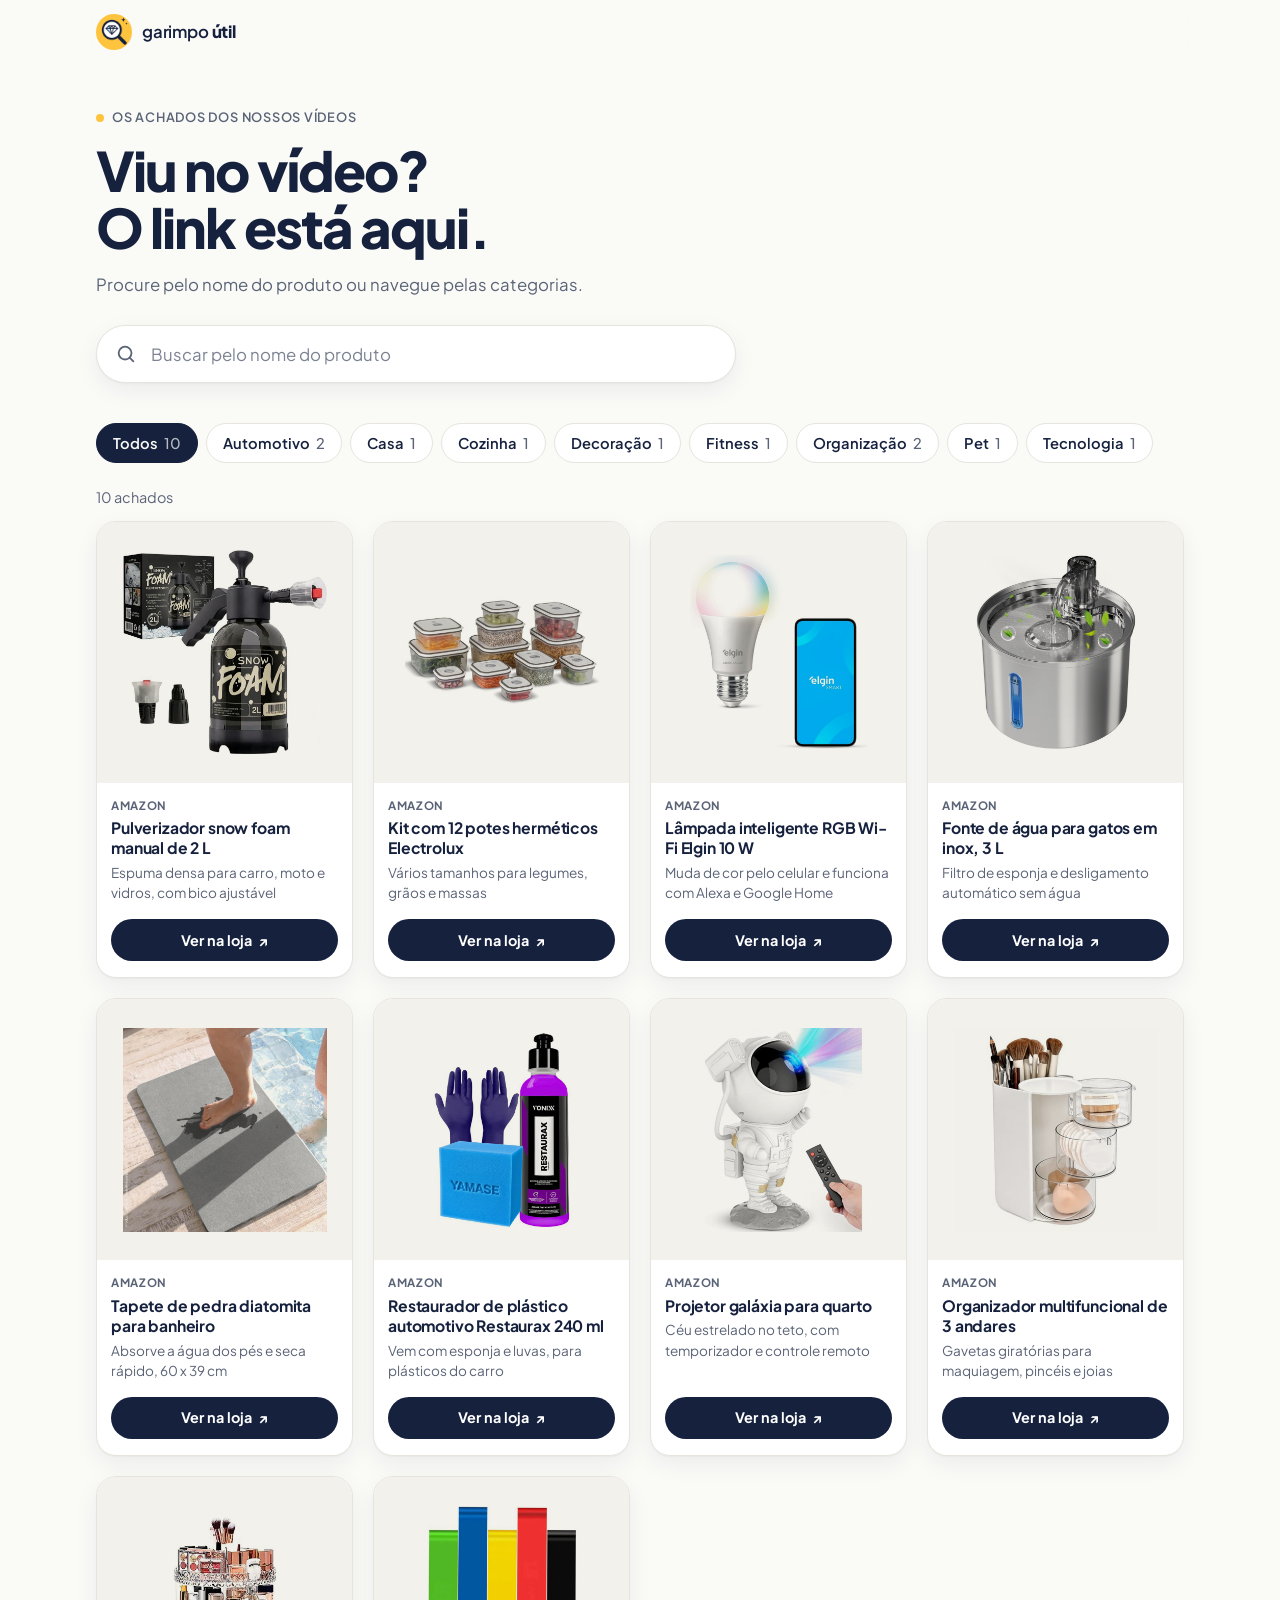
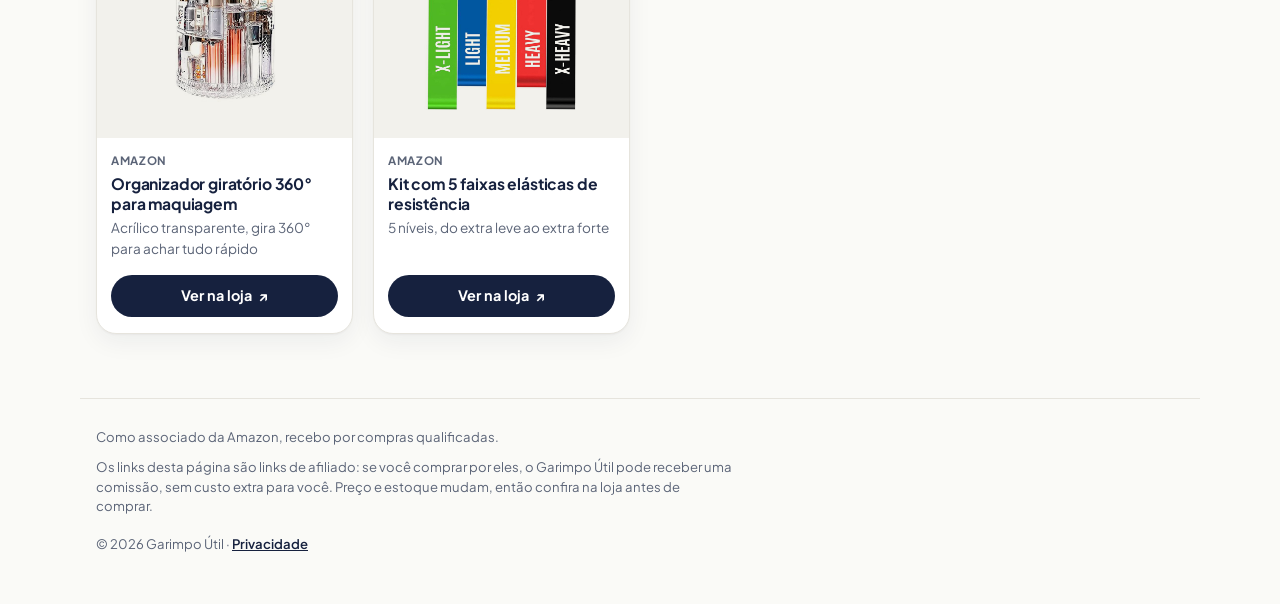
<file: docs/index.html>
<!doctype html>
<html lang="pt-BR">
<head>
  <meta charset="utf-8">
  <meta name="viewport" content="width=device-width, initial-scale=1">
  <title>Garimpo Útil · os achados dos nossos vídeos</title>
  <meta name="description" content="Viu um produto nos vídeos do Garimpo Útil? Procure pelo nome e encontre o link.">
  <meta name="p:domain_verify" content="36b2d65c4efdceecbfc4d1f49bb23d09"/>
  <meta name="theme-color" content="#FAFAF7" media="(prefers-color-scheme: light)">
  <meta name="theme-color" content="#0E1320" media="(prefers-color-scheme: dark)">
  <meta property="og:title" content="Garimpo Útil">
  <meta property="og:description" content="Os achados dos nossos vídeos, com link direto para a loja.">
  <meta property="og:image" content="img/og.jpg">
  <link rel="icon" href="favicon.png">
  <link rel="apple-touch-icon" href="img/icone.png">
  <link rel="preconnect" href="https://fonts.googleapis.com">
  <link rel="preconnect" href="https://fonts.gstatic.com" crossorigin>
  <link href="https://fonts.googleapis.com/css2?family=Plus+Jakarta+Sans:wght@400;500;600;700;800&display=swap" rel="stylesheet">
  <link rel="stylesheet" href="estilo.css">
</head>
<body>
  <header class="topo">
    <a class="marca" href="./" aria-label="Garimpo Útil, início">
      <img src="img/icone.png" alt="" width="36" height="36">
      <span>garimpo <b>útil</b></span>
    </a>
  </header>

  <main>
    <section class="abertura">
      <p class="sobretitulo">Os achados dos nossos vídeos</p>
      <h1>Viu no vídeo?<br>O link está aqui.</h1>
      <p class="apoio">Procure pelo nome do produto ou navegue pelas categorias.</p>

      <label class="busca">
        <span class="sr">Buscar produto</span>
        <svg viewBox="0 0 24 24" aria-hidden="true"><circle cx="11" cy="11" r="7"/><path d="m20 20-4-4"/></svg>
        <input id="busca" type="search" inputmode="search" autocomplete="off"
               placeholder="Buscar pelo nome do produto">
      </label>
    </section>

    <nav class="filtros" id="filtros" aria-label="Categorias"></nav>

    <p class="contagem" id="contagem" aria-live="polite"></p>
    <section class="grade" id="grade" aria-label="Produtos"></section>

    <div class="vazio" id="vazio" hidden>
      <p class="vazio-titulo">Nenhum achado por aqui.</p>
      <p>Tente outro nome ou veja todas as categorias.</p>
      <button type="button" id="limpar">Ver todos os produtos</button>
    </div>
  </main>

  <footer class="rodape">
    <p id="aviso-amazon" hidden>Como associado da Amazon, recebo por compras qualificadas.</p>
    <p>Os links desta página são links de afiliado: se você comprar por eles, o Garimpo Útil pode
      receber uma comissão, sem custo extra para você. Preço e estoque mudam, então confira na loja
      antes de comprar.</p>
    <p class="assinatura">© <span id="ano"></span> Garimpo Útil · <a href="privacidade.html">Privacidade</a></p>
  </footer>

  <noscript><p class="sem-js">Ative o JavaScript para ver os produtos.</p></noscript>
  <script src="produtos.js"></script>
  <script src="app.js"></script>
</body>
</html>
</file>
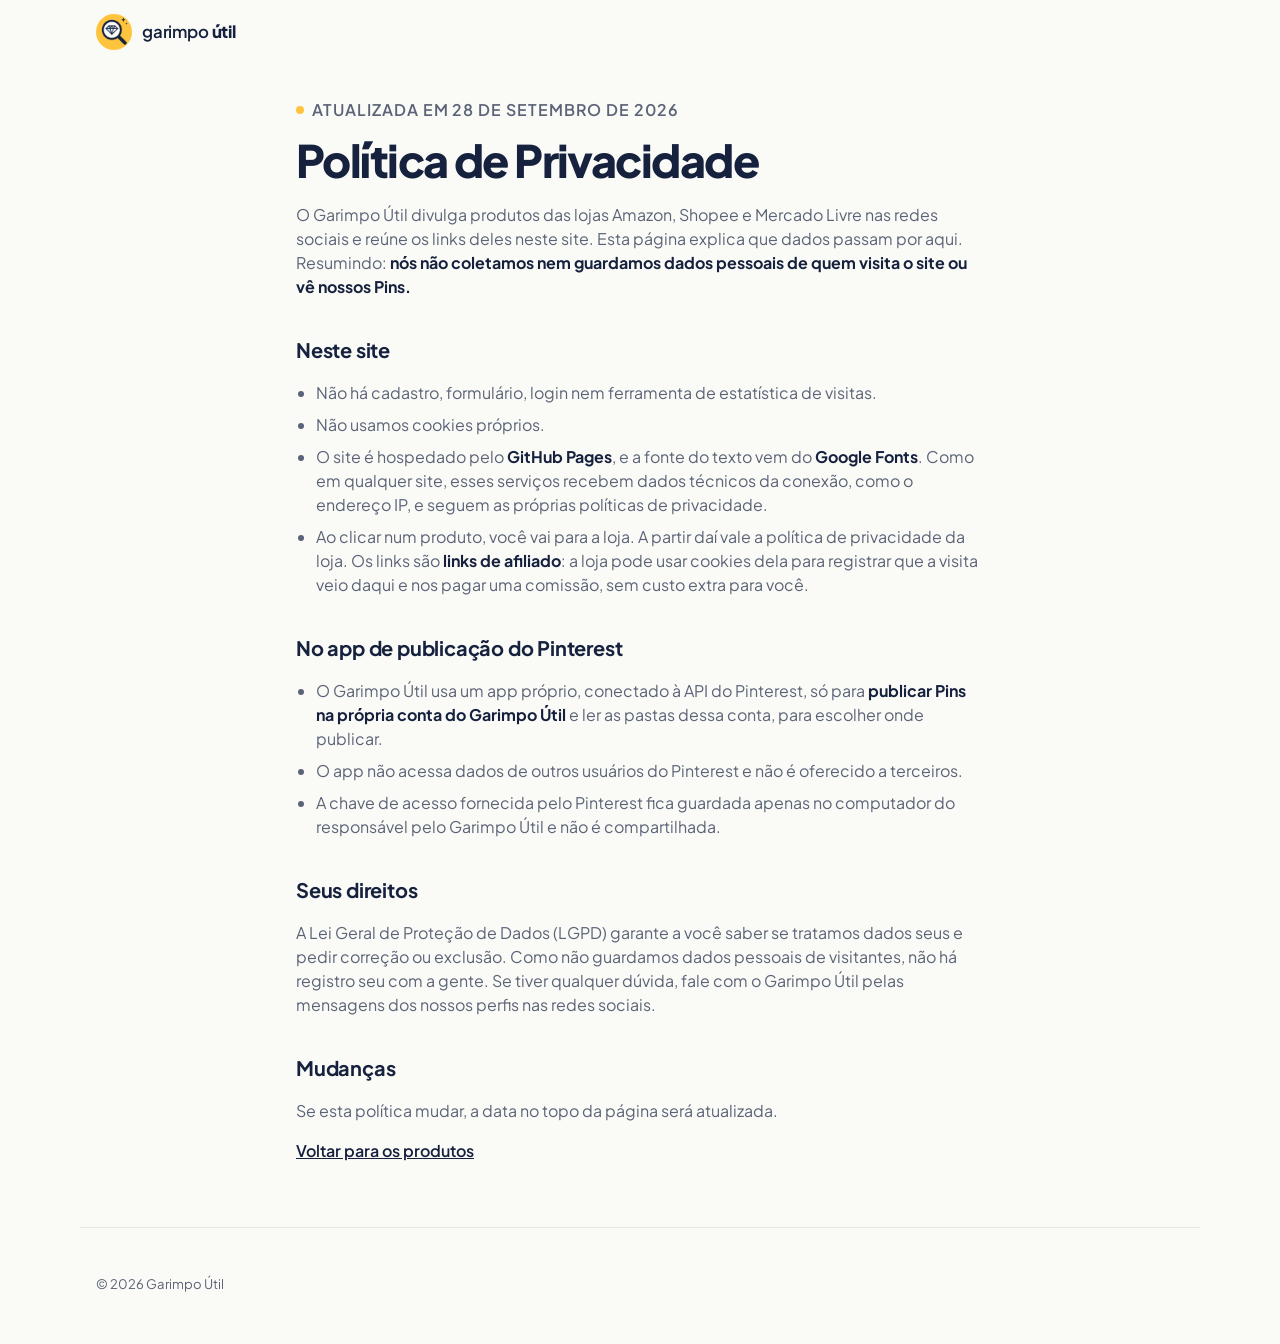
<file: docs/privacidade.html>
<!doctype html>
<html lang="pt-BR">
<head>
  <meta charset="utf-8">
  <meta name="viewport" content="width=device-width, initial-scale=1">
  <title>Política de Privacidade · Garimpo Útil</title>
  <meta name="description" content="Como o Garimpo Útil trata dados no site e no app de publicação do Pinterest.">
  <link rel="icon" href="favicon.png">
  <link rel="preconnect" href="https://fonts.googleapis.com">
  <link rel="preconnect" href="https://fonts.gstatic.com" crossorigin>
  <link href="https://fonts.googleapis.com/css2?family=Plus+Jakarta+Sans:wght@400;500;600;700;800&display=swap" rel="stylesheet">
  <link rel="stylesheet" href="estilo.css">
</head>
<body>
  <header class="topo">
    <a class="marca" href="./" aria-label="Garimpo Útil, início">
      <img src="img/icone.png" alt="" width="36" height="36">
      <span>garimpo <b>útil</b></span>
    </a>
  </header>

  <main class="texto-legal">
    <p class="sobretitulo">Atualizada em 28 de setembro de 2026</p>
    <h1>Política de Privacidade</h1>

    <p>O Garimpo Útil divulga produtos das lojas Amazon, Shopee e Mercado Livre nas redes sociais e reúne
      os links deles neste site. Esta página explica que dados passam por aqui. Resumindo: <b>nós não
      coletamos nem guardamos dados pessoais de quem visita o site ou vê nossos Pins.</b></p>

    <h2>Neste site</h2>
    <ul>
      <li>Não há cadastro, formulário, login nem ferramenta de estatística de visitas.</li>
      <li>Não usamos cookies próprios.</li>
      <li>O site é hospedado pelo <b>GitHub Pages</b>, e a fonte do texto vem do <b>Google Fonts</b>. Como
        em qualquer site, esses serviços recebem dados técnicos da conexão, como o endereço IP, e seguem
        as próprias políticas de privacidade.</li>
      <li>Ao clicar num produto, você vai para a loja. A partir daí vale a política de privacidade da
        loja. Os links são <b>links de afiliado</b>: a loja pode usar cookies dela para registrar que a
        visita veio daqui e nos pagar uma comissão, sem custo extra para você.</li>
    </ul>

    <h2>No app de publicação do Pinterest</h2>
    <ul>
      <li>O Garimpo Útil usa um app próprio, conectado à API do Pinterest, só para <b>publicar Pins na
        própria conta do Garimpo Útil</b> e ler as pastas dessa conta, para escolher onde publicar.</li>
      <li>O app não acessa dados de outros usuários do Pinterest e não é oferecido a terceiros.</li>
      <li>A chave de acesso fornecida pelo Pinterest fica guardada apenas no computador do responsável
        pelo Garimpo Útil e não é compartilhada.</li>
    </ul>

    <h2>Seus direitos</h2>
    <p>A Lei Geral de Proteção de Dados (LGPD) garante a você saber se tratamos dados seus e pedir
      correção ou exclusão. Como não guardamos dados pessoais de visitantes, não há registro seu com a
      gente. Se tiver qualquer dúvida, fale com o Garimpo Útil pelas mensagens dos nossos perfis nas
      redes sociais.</p>

    <h2>Mudanças</h2>
    <p>Se esta política mudar, a data no topo da página será atualizada.</p>

    <p><a href="./">Voltar para os produtos</a></p>
  </main>

  <footer class="rodape">
    <p class="assinatura">© 2026 Garimpo Útil</p>
  </footer>
</body>
</html>
</file>
<file: docs/estilo.css>
:root {
  --fundo: #FAFAF7;
  --superficie: #FFFFFF;
  --foto: #F2F1EC;
  --tinta: #16213E;
  --suave: #5B6477;
  --linha: #E6E4DD;
  --ouro: #FFC43D;
  --botao: #16213E;
  --botao-texto: #FFFFFF;
  --raio: 20px;
  --sombra: 0 1px 2px rgba(22, 33, 62, .04), 0 8px 24px rgba(22, 33, 62, .06);
  color-scheme: light;
}

@media (prefers-color-scheme: dark) {
  :root {
    --fundo: #0E1320;
    --superficie: #161C2C;
    --foto: #1E2538;
    --tinta: #F2F1EC;
    --suave: #9AA3B5;
    --linha: #262E42;
    --botao: #FFC43D;
    --botao-texto: #16213E;
    --sombra: none;
    color-scheme: dark;
  }
}

* { box-sizing: border-box; }

body {
  margin: 0;
  background: var(--fundo);
  color: var(--tinta);
  font-family: "Plus Jakarta Sans", system-ui, -apple-system, "Segoe UI", sans-serif;
  line-height: 1.5;
  -webkit-font-smoothing: antialiased;
}

main, .topo, .rodape {
  width: 100%;
  max-width: 1120px;
  margin: 0 auto;
  padding-inline: 16px;
}

.sr {
  position: absolute; width: 1px; height: 1px; overflow: hidden;
  clip: rect(0 0 0 0); white-space: nowrap;
}

/* Topo */
.topo {
  position: sticky; top: 0; z-index: 10;
  display: flex; align-items: center;
  height: 64px;
  background: color-mix(in srgb, var(--fundo) 85%, transparent);
  backdrop-filter: saturate(1.4) blur(12px);
  -webkit-backdrop-filter: saturate(1.4) blur(12px);
}
.marca {
  display: inline-flex; align-items: center; gap: 10px;
  color: var(--tinta); text-decoration: none;
  font-weight: 600; font-size: 1.05rem; letter-spacing: -.01em;
}
.marca img { border-radius: 50%; }
.marca b { font-weight: 800; }

/* Abertura */
.abertura { padding: 40px 0 8px; max-width: 640px; }
.sobretitulo {
  display: inline-flex; align-items: center; gap: 8px;
  margin: 0 0 14px;
  font-size: .8rem; font-weight: 600; letter-spacing: .06em; text-transform: uppercase;
  color: var(--suave);
}
.sobretitulo::before {
  content: ""; width: 8px; height: 8px; border-radius: 50%; background: var(--ouro);
}
h1 {
  margin: 0;
  font-size: clamp(2.1rem, 7vw, 3.4rem);
  line-height: 1.05; letter-spacing: -.035em; font-weight: 800;
}
.apoio { margin: 16px 0 28px; color: var(--suave); font-size: 1.05rem; }

.busca {
  display: flex; align-items: center; gap: 12px;
  height: 58px; padding: 0 18px;
  background: var(--superficie);
  border: 1px solid var(--linha); border-radius: 999px;
  box-shadow: var(--sombra);
  transition: border-color .2s, box-shadow .2s;
}
.busca:focus-within { border-color: var(--tinta); }
.busca svg {
  width: 22px; height: 22px; flex: none;
  fill: none; stroke: var(--suave); stroke-width: 2; stroke-linecap: round;
}
.busca input {
  flex: 1; min-width: 0; height: 100%;
  border: 0; outline: 0; background: transparent;
  font: inherit; font-size: 1.05rem; color: var(--tinta);
}
.busca input::placeholder { color: var(--suave); opacity: .8; }

/* Filtros por categoria */
.filtros {
  display: flex; gap: 8px;
  margin: 28px -16px 0; padding: 4px 16px;
  overflow-x: auto; scrollbar-width: none;
}
.filtros::-webkit-scrollbar { display: none; }
.filtros button {
  flex: none;
  display: inline-flex; align-items: center; gap: 6px;
  height: 40px; padding: 0 16px;
  border: 1px solid var(--linha); border-radius: 999px;
  background: var(--superficie); color: var(--tinta);
  font: inherit; font-size: .92rem; font-weight: 600;
  cursor: pointer;
  transition: background .2s, color .2s, border-color .2s;
}
.filtros button span { color: var(--suave); font-weight: 500; }
.filtros button[aria-pressed="true"] {
  background: var(--tinta); border-color: var(--tinta); color: var(--fundo);
}
.filtros button[aria-pressed="true"] span { color: inherit; opacity: .7; }

.contagem { margin: 20px 0 12px; font-size: .9rem; color: var(--suave); }

/* Grade de produtos */
.grade {
  display: grid; gap: 12px;
  grid-template-columns: repeat(2, minmax(0, 1fr));
}
@media (min-width: 720px) { .grade { grid-template-columns: repeat(3, 1fr); gap: 20px; } }
@media (min-width: 1000px) { .grade { grid-template-columns: repeat(4, 1fr); } }

.cartao {
  display: flex; flex-direction: column;
  background: var(--superficie);
  border: 1px solid var(--linha); border-radius: var(--raio);
  overflow: hidden;
  color: inherit; text-decoration: none;
  box-shadow: var(--sombra);
  transition: transform .25s ease, border-color .25s;
  animation: surgir .45s ease both;
}
.cartao:hover { transform: translateY(-3px); border-color: var(--suave); }
.cartao:focus-visible { outline: 3px solid var(--ouro); outline-offset: 2px; }

.cartao figure {
  position: relative; margin: 0;
  aspect-ratio: 1; background: var(--foto);
}
.cartao img {
  width: 100%; height: 100%; object-fit: contain; padding: 10%;
  mix-blend-mode: multiply;
}
@media (prefers-color-scheme: dark) { .cartao img { mix-blend-mode: normal; border-radius: 12px; } }

.corpo { display: flex; flex-direction: column; gap: 4px; flex: 1; padding: 14px 14px 16px; }
.loja {
  font-size: .72rem; font-weight: 700; letter-spacing: .06em; text-transform: uppercase;
  color: var(--suave);
}
.nome {
  margin: 0; font-size: .98rem; font-weight: 700; line-height: 1.3; letter-spacing: -.01em;
  display: -webkit-box; -webkit-line-clamp: 2; -webkit-box-orient: vertical; overflow: hidden;
}
.destaque {
  margin: 0; font-size: .85rem; color: var(--suave);
  display: -webkit-box; -webkit-line-clamp: 2; -webkit-box-orient: vertical; overflow: hidden;
}
.acao {
  display: flex; align-items: center; justify-content: center; gap: 6px;
  margin-top: auto; padding-top: 12px;
}
.botao {
  display: flex; align-items: center; justify-content: center; gap: 6px;
  width: 100%; height: 42px; border-radius: 999px;
  background: var(--botao); color: var(--botao-texto);
  font-size: .9rem; font-weight: 700;
}

/* Estado vazio */
.vazio { padding: 48px 0; text-align: center; color: var(--suave); }
.vazio-titulo { margin: 0 0 4px; font-size: 1.15rem; font-weight: 700; color: var(--tinta); }
.vazio button {
  margin-top: 16px; height: 44px; padding: 0 20px;
  border: 1px solid var(--linha); border-radius: 999px;
  background: var(--superficie); color: var(--tinta);
  font: inherit; font-weight: 600; cursor: pointer;
}

/* Rodapé */
.rodape {
  margin-top: 64px; padding-block: 28px 40px;
  border-top: 1px solid var(--linha);
  font-size: .82rem; color: var(--suave);
}
.rodape p { margin: 0 0 10px; max-width: 640px; }
.assinatura { margin-top: 18px !important; }

.sem-js { text-align: center; padding: 24px; }

@keyframes surgir {
  from { opacity: 0; transform: translateY(10px); }
  to { opacity: 1; transform: none; }
}
@media (prefers-reduced-motion: reduce) {
  .cartao { animation: none; transition: none; }
  .cartao:hover { transform: none; }
}

/* Página de texto (privacidade) */
.texto-legal { max-width: 720px; padding-top: 32px; }
.texto-legal h1 { font-size: clamp(2rem, 6vw, 2.8rem); margin-bottom: 20px; }
.texto-legal h2 { margin: 36px 0 10px; font-size: 1.25rem; letter-spacing: -.01em; }
.texto-legal p, .texto-legal li { color: var(--suave); font-size: 1rem; }
.texto-legal b { color: var(--tinta); }
.texto-legal ul { padding-left: 20px; }
.texto-legal li { margin-bottom: 8px; }
.texto-legal a, .rodape a { color: var(--tinta); font-weight: 600; }
</file>
